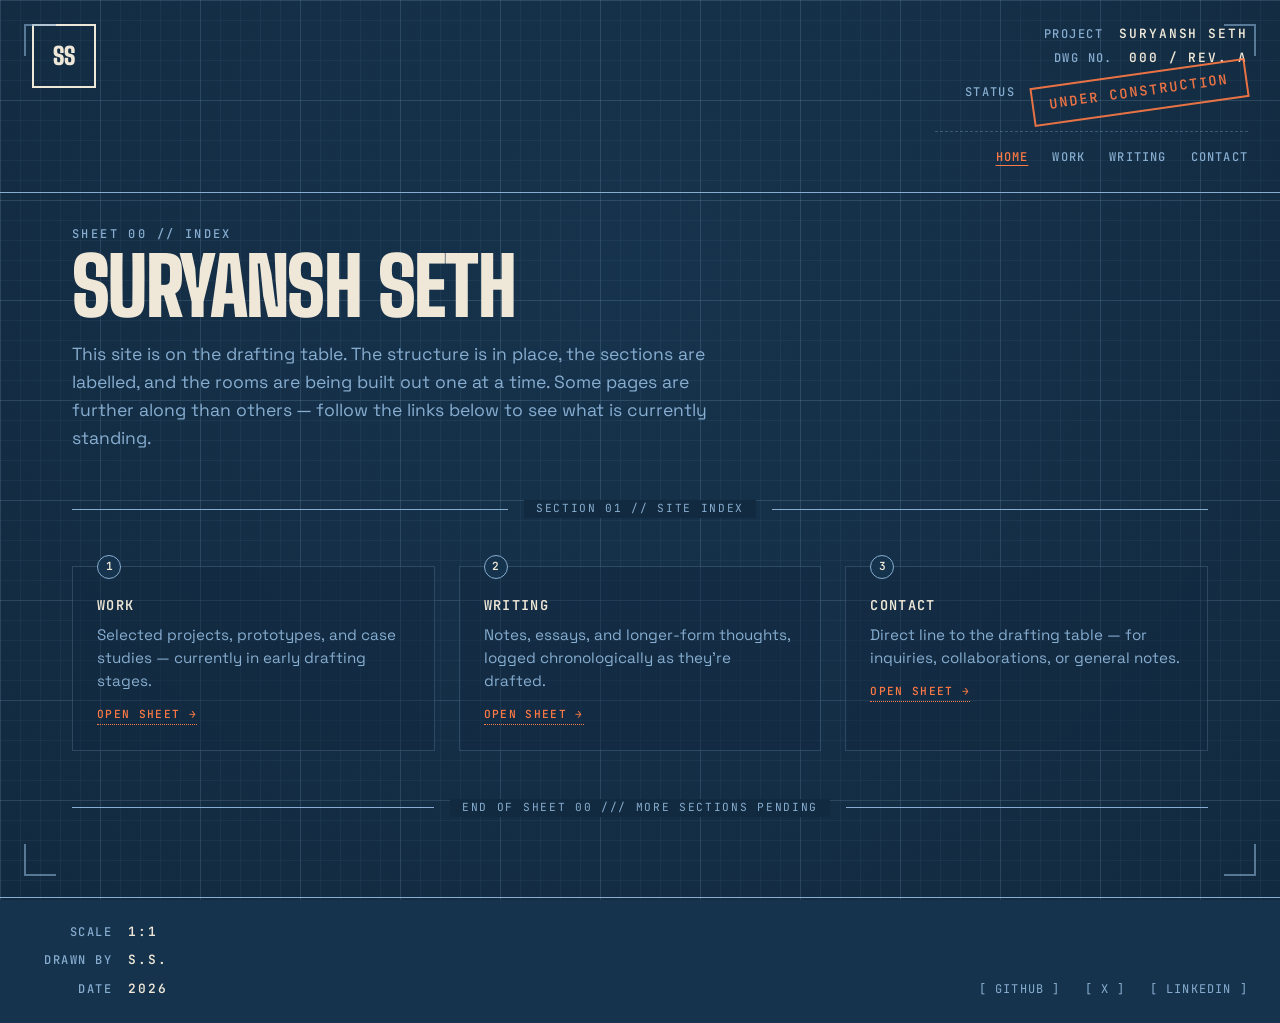
<file: index.html>
<!DOCTYPE html>
<html lang="en">
<head>
  <meta charset="UTF-8">
  <meta name="viewport" content="width=device-width, initial-scale=1.0">
  <title>Suryansh Seth — Home</title>

  <!-- Google Fonts -->
  <link rel="preconnect" href="https://fonts.googleapis.com">
  <link rel="preconnect" href="https://fonts.gstatic.com" crossorigin>
  <link href="https://fonts.googleapis.com/css2?family=Big+Shoulders+Display:wght@700;900&family=JetBrains+Mono:wght@400;500;600&family=Space+Grotesk:wght@400;500&display=swap" rel="stylesheet">

  <!-- Shared Design System Styles -->
  <link rel="stylesheet" href="styles.css">

  <style>
    /* Page-specific: Home / Coming Soon */
    .home-intro {
      max-width: 60ch;
      margin-top: 1rem;
      color: var(--muted);
      font-size: 1.1rem;
    }
    .cell-link {
      display: inline-block;
      margin-top: 0.85rem;
      font-family: var(--font-mono);
      font-size: 0.7rem;
      font-weight: 500;
      letter-spacing: 0.12em;
      text-transform: uppercase;
      color: var(--accent);
      text-decoration: none;
      border-bottom: 1px dotted var(--accent);
      transition: color 0.2s, border-color 0.2s;
    }
    .cell-link:hover {
      color: var(--paper);
      border-bottom-color: var(--paper);
    }
  </style>
</head>
<body>

  <!-- Corner Crop Marks -->
  <div class="crop-mark crop-tl"></div>
  <div class="crop-mark crop-tr"></div>
  <div class="crop-mark crop-bl"></div>
  <div class="crop-mark crop-br"></div>

  <!-- Reusable Header: Title Block -->
  <header class="title-block fade-up delay-1">
    <div class="monogram-box">SS</div>
    <div class="meta-info">
      <div class="meta-row">
        <span class="mono meta-label">PROJECT</span>
        <span class="mono-strong meta-value">SURYANSH SETH</span>
      </div>
      <div class="meta-row">
        <span class="mono meta-label">DWG NO.</span>
        <span class="mono-strong meta-value">000 / REV. A</span>
      </div>
      <div class="meta-row">
        <span class="mono meta-label">STATUS</span>
        <span class="stamp">UNDER CONSTRUCTION</span>
      </div>

      <nav class="header-nav">
        <a href="index.html" class="nav-link active">Home</a>
        <a href="projects.html" class="nav-link">Work</a>
        <a href="library.html" class="nav-link">Writing</a>
        <a href="contact.html" class="nav-link">Contact</a>
      </nav>
    </div>
  </header>

  <!-- Main Content -->
  <main>
    <section class="fade-up delay-2">
      <div class="mono" style="letter-spacing: 0.2em; margin-bottom: 0.25rem;">SHEET 00 // INDEX</div>
      <h1 style="font-size: clamp(3rem, 8vw, 5rem); margin-top: 0;">SURYANSH SETH</h1>
      <p class="home-intro">
        This site is on the drafting table. The structure is in place, the sections are
        labelled, and the rooms are being built out one at a time. Some pages are further
        along than others — follow the links below to see what is currently standing.
      </p>
    </section>

    <div class="dim-line fade-up delay-3">
      <span>Section 01 // Site Index</span>
    </div>

    <section class="cell-grid fade-up delay-4">
      <article class="cell">
        <div class="cell-badge">1</div>
        <h2 class="cell-title">Work</h2>
        <p>Selected projects, prototypes, and case studies — currently in early drafting stages.</p>
        <a href="projects.html" class="cell-link">Open sheet &rarr;</a>
      </article>
      <article class="cell">
        <div class="cell-badge">2</div>
        <h2 class="cell-title">Writing</h2>
        <p>Notes, essays, and longer-form thoughts, logged chronologically as they're drafted.</p>
        <a href="library.html" class="cell-link">Open sheet &rarr;</a>
      </article>
      <article class="cell">
        <div class="cell-badge">3</div>
        <h2 class="cell-title">Contact</h2>
        <p>Direct line to the drafting table — for inquiries, collaborations, or general notes.</p>
        <a href="contact.html" class="cell-link">Open sheet &rarr;</a>
      </article>
    </section>

    <div class="dim-line fade-up delay-5">
      <span>END OF SHEET 00 /// MORE SECTIONS PENDING</span>
    </div>
  </main>

  <!-- Reusable Footer: Title Block -->
  <footer class="footer-block fade-up delay-5">
    <div class="meta-info" style="align-items: flex-start;">
      <div class="meta-row" style="border: none; padding: 0;">
        <span class="mono meta-label">SCALE</span>
        <span class="mono-strong meta-value">1:1</span>
      </div>
      <div class="meta-row" style="border: none; padding: 0; margin-top: 0.25rem;">
        <span class="mono meta-label">DRAWN BY</span>
        <span class="mono-strong meta-value">S.S.</span>
      </div>
      <div class="meta-row" style="border: none; padding: 0; margin-top: 0.25rem;">
        <span class="mono meta-label">DATE</span>
        <span class="mono-strong meta-value">2026</span>
      </div>
    </div>

    <nav class="footer-nav">
      <a href="https://github.com/" target="_blank" rel="noopener">[ Github ]</a>
      <a href="https://twitter.com/" target="_blank" rel="noopener">[ X ]</a>
      <a href="https://linkedin.com/" target="_blank" rel="noopener">[ LinkedIn ]</a>
    </nav>
  </footer>

</body>
</html>
</file>
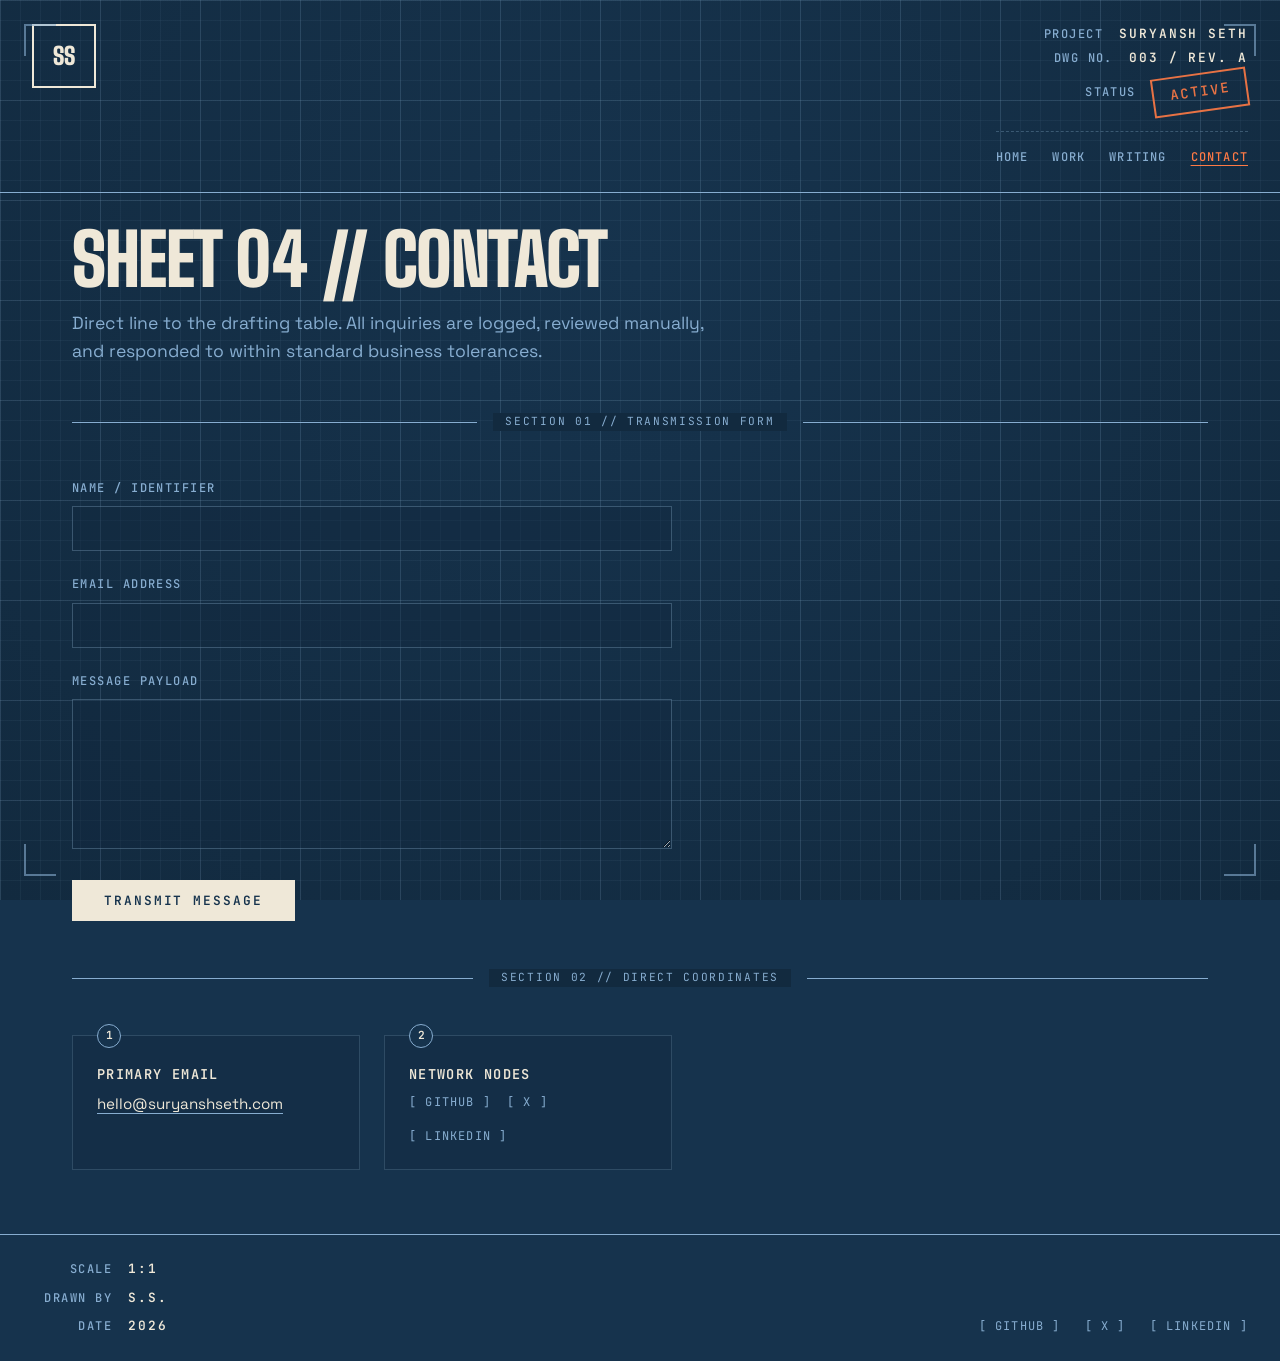
<file: contact.html>
<!DOCTYPE html>
<html lang="en">
<head>
  <meta charset="UTF-8">
  <meta name="viewport" content="width=device-width, initial-scale=1.0">
  <title>Suryansh Seth — Contact</title>
  
  <link rel="preconnect" href="https://fonts.googleapis.com">
  <link rel="preconnect" href="https://fonts.gstatic.com" crossorigin>
  <link href="https://fonts.googleapis.com/css2?family=Big+Shoulders+Display:wght@700;900&family=JetBrains+Mono:wght@400;500;600&family=Space+Grotesk:wght@400;500&display=swap" rel="stylesheet">
  
  <link rel="stylesheet" href="styles.css">

  <style>
    /* Page-specific: Contact Form & Layout */
    .contact-intro {
      max-width: 60ch;
      margin-bottom: 2rem;
      color: var(--muted);
      font-size: 1.1rem;
    }

    .form-container {
      max-width: 600px;
      margin-bottom: 3rem;
    }

    .form-group {
      margin-bottom: 1.5rem;
    }

    .form-label {
      display: block;
      margin-bottom: 0.5rem;
    }

    .form-input {
      width: 100%;
      background: rgba(18, 42, 63, 0.4);
      border: 1px solid rgba(149, 188, 219, 0.3);
      color: var(--paper);
      font-family: var(--font-mono);
      font-size: 0.9rem;
      padding: 0.75rem;
      outline: none;
      transition: border-color 0.2s ease, background 0.2s ease;
    }

    .form-input:focus {
      border-color: var(--accent);
      background: rgba(18, 42, 63, 0.7);
    }

    textarea.form-input {
      min-height: 150px;
      resize: vertical;
      line-height: 1.5;
    }

    .form-btn {
      background: var(--paper);
      color: var(--bg);
      border: none;
      padding: 0.75rem 2rem;
      font-family: var(--font-mono);
      font-size: 0.8rem;
      font-weight: 600;
      text-transform: uppercase;
      letter-spacing: 0.15em;
      cursor: pointer;
      transition: all 0.2s ease;
    }

    .form-btn:hover {
      background: var(--accent);
    }

    .form-btn:disabled {
      opacity: 0.5;
      cursor: not-allowed;
    }

    .form-confirmation {
      display: none;
      margin-top: 1rem;
      font-family: var(--font-mono);
      font-size: 0.85rem;
      color: var(--accent);
      letter-spacing: 0.1em;
      text-transform: uppercase;
    }

    .contact-grid {
      max-width: 600px;
    }
  </style>
</head>
<body>

  <div class="crop-mark crop-tl"></div>
  <div class="crop-mark crop-tr"></div>
  <div class="crop-mark crop-bl"></div>
  <div class="crop-mark crop-br"></div>

  <header class="title-block fade-up delay-1">
    <div class="monogram-box">SS</div>
    <div class="meta-info">
      <div class="meta-row">
        <span class="mono meta-label">PROJECT</span>
        <span class="mono-strong meta-value">SURYANSH SETH</span>
      </div>
      <div class="meta-row">
        <span class="mono meta-label">DWG NO.</span>
        <span class="mono-strong meta-value">003 / REV. A</span>
      </div>
      <div class="meta-row">
        <span class="mono meta-label">STATUS</span>
        <span class="stamp">ACTIVE</span>
      </div>
      <nav class="header-nav">
        <a href="index.html" class="nav-link">Home</a>
        <a href="projects.html" class="nav-link">Work</a>
        <a href="library.html" class="nav-link">Writing</a>
        <a href="contact.html" class="nav-link active">Contact</a>
      </nav>
    </div>
  </header>

  <main>
    <section class="fade-up delay-2">
      <h1>Sheet 04 // Contact</h1>
      <p class="contact-intro" style="margin-top: 1rem;">
        Direct line to the drafting table. All inquiries are logged, reviewed manually, and responded to within standard business tolerances.
      </p>
    </section>

    <div class="dim-line fade-up delay-3">
      <span>Section 01 // Transmission Form</span>
    </div>

    <div class="form-container fade-up delay-4">
      <form id="contact-form">
        <div class="form-group">
          <label for="name" class="mono form-label">Name / Identifier</label>
          <input type="text" id="name" name="name" class="form-input" required autocomplete="name">
        </div>
        
        <div class="form-group">
          <label for="email" class="mono form-label">Email Address</label>
          <input type="email" id="email" name="email" class="form-input" required autocomplete="email">
        </div>
        
        <div class="form-group">
          <label for="message" class="mono form-label">Message Payload</label>
          <textarea id="message" name="message" class="form-input" required></textarea>
        </div>

        <button type="submit" class="form-btn" id="submit-btn">Transmit Message</button>
        <div class="form-confirmation" id="form-confirmation">✓ Message noted.</div>
      </form>
    </div>

    <div class="dim-line fade-up delay-4">
      <span>Section 02 // Direct Coordinates</span>
    </div>

    <section class="cell-grid contact-grid fade-up delay-5">
      <article class="cell">
        <div class="cell-badge">1</div>
        <h2 class="cell-title">Primary Email</h2>
        <p>
          <a href="mailto:hello@suryanshseth.com" style="color: var(--paper); text-decoration: none; border-bottom: 1px solid var(--muted);">
            hello@suryanshseth.com
          </a>
        </p>
      </article>

      <article class="cell">
        <div class="cell-badge">2</div>
        <h2 class="cell-title">Network Nodes</h2>
        <p style="display: flex; gap: 1rem; flex-wrap: wrap;">
          <a href="https://github.com/" target="_blank" rel="noopener" class="footer-nav-link">[ Github ]</a>
          <a href="https://twitter.com/" target="_blank" rel="noopener" class="footer-nav-link">[ X ]</a>
          <a href="https://linkedin.com/" target="_blank" rel="noopener" class="footer-nav-link">[ LinkedIn ]</a>
        </p>
      </article>
    </section>
  </main>

  <footer class="footer-block fade-up delay-5">
    <div class="meta-info" style="align-items: flex-start;">
      <div class="meta-row" style="border: none; padding: 0;">
        <span class="mono meta-label">SCALE</span>
        <span class="mono-strong meta-value">1:1</span>
      </div>
      <div class="meta-row" style="border: none; padding: 0; margin-top: 0.25rem;">
        <span class="mono meta-label">DRAWN BY</span>
        <span class="mono-strong meta-value">S.S.</span>
      </div>
      <div class="meta-row" style="border: none; padding: 0; margin-top: 0.25rem;">
        <span class="mono meta-label">DATE</span>
        <span class="mono-strong meta-value">2026</span>
      </div>
    </div>
    
    <nav class="footer-nav">
      <a href="https://github.com/" target="_blank" rel="noopener">[ Github ]</a>
      <a href="https://twitter.com/" target="_blank" rel="noopener">[ X ]</a>
      <a href="https://linkedin.com/" target="_blank" rel="noopener">[ LinkedIn ]</a>
    </nav>
  </footer>

  <script>
    document.addEventListener('DOMContentLoaded', () => {
      const form = document.getElementById('contact-form');
      const confirmation = document.getElementById('form-confirmation');
      const submitBtn = document.getElementById('submit-btn');

      form.addEventListener('submit', (e) => {
        e.preventDefault();
        
        // Simulate processing
        submitBtn.disabled = true;
        submitBtn.textContent = 'Processing...';
        
        setTimeout(() => {
          // Show confirmation and reset
          confirmation.style.display = 'block';
          form.reset();
          submitBtn.disabled = false;
          submitBtn.textContent = 'Transmit Message';
          
          // Hide confirmation after 4 seconds
          setTimeout(() => {
            confirmation.style.display = 'none';
          }, 4000);
        }, 600);
      });
    });
  </script>

</body>
</html>
</file>
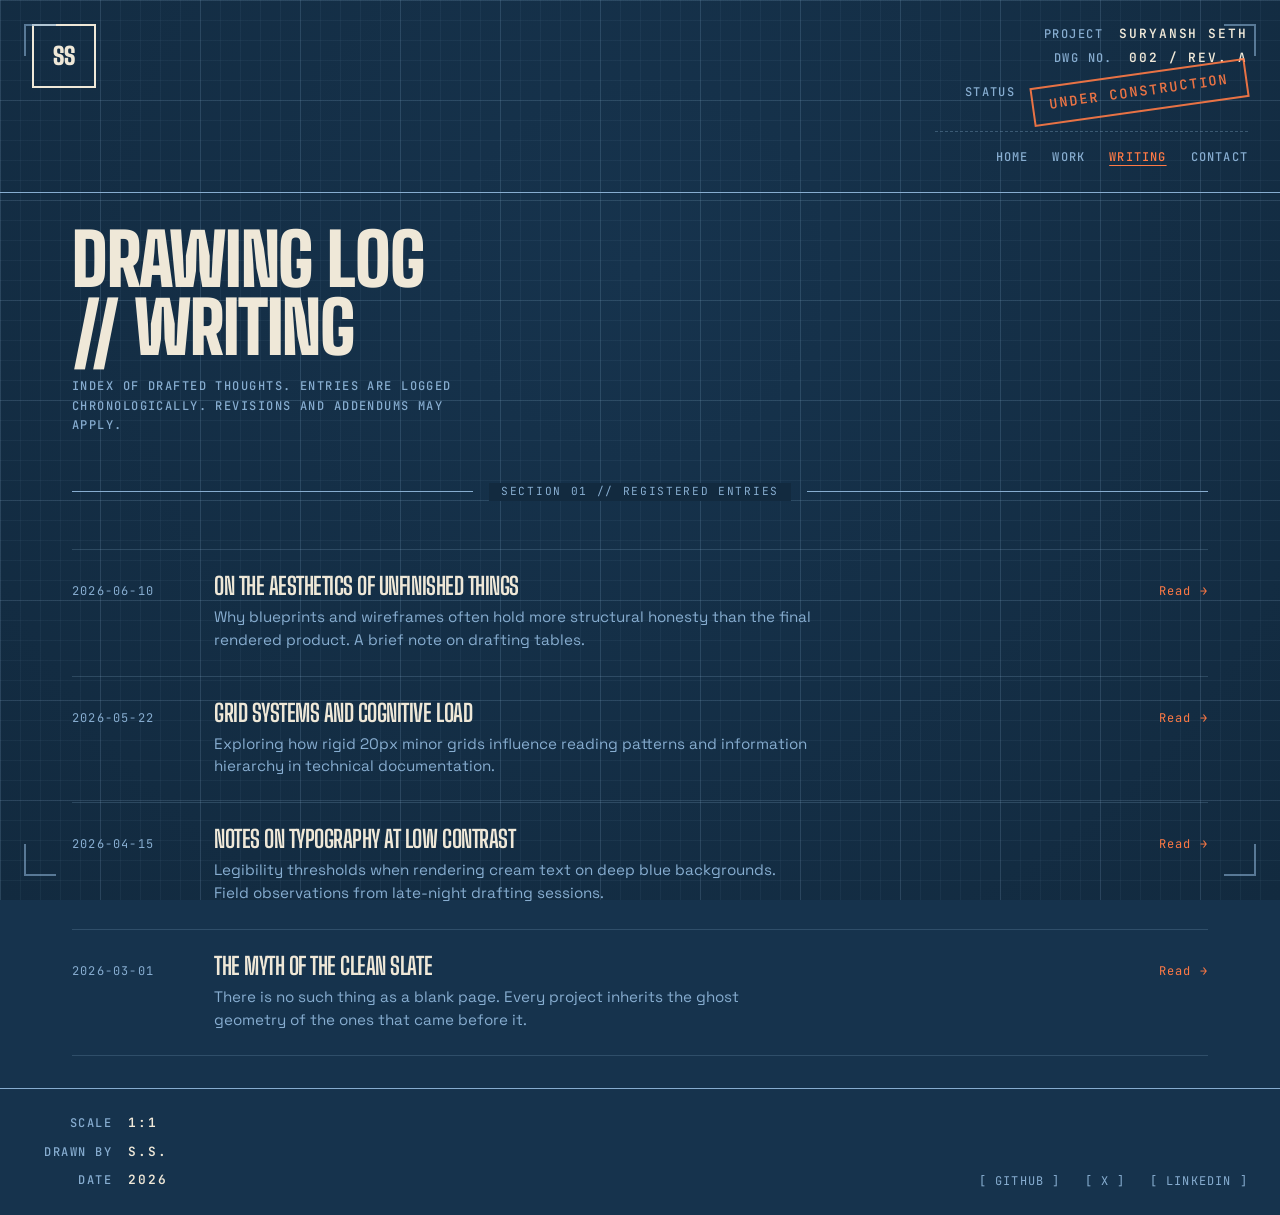
<file: library.html>
<!DOCTYPE html>
<html lang="en">
<head>
  <meta charset="UTF-8">
  <meta name="viewport" content="width=device-width, initial-scale=1.0">
  <title>Suryansh Seth — Writing / Drawing Log</title>
  
  <link rel="preconnect" href="https://fonts.googleapis.com">
  <link rel="preconnect" href="https://fonts.gstatic.com" crossorigin>
  <link href="https://fonts.googleapis.com/css2?family=Big+Shoulders+Display:wght@700;900&family=JetBrains+Mono:wght@400;500;600&family=Space+Grotesk:wght@400;500&display=swap" rel="stylesheet">
  
  <link rel="stylesheet" href="styles.css">

  <style>
    /* Page-specific: Drawing Log / Table of Contents */
    .log-list {
      display: flex;
      flex-direction: column;
      margin-top: 2rem;
    }
    .log-row {
      display: grid;
      grid-template-columns: 110px 1fr 80px;
      gap: 2rem;
      padding: 1.5rem 0;
      border-bottom: 1px solid rgba(149, 188, 219, 0.2);
      align-items: baseline;
    }
    .log-row:first-child { border-top: 1px solid rgba(149, 188, 219, 0.2); }
    
    .log-date {
      font-family: var(--font-mono);
      font-size: 0.75rem;
      color: var(--muted);
      letter-spacing: 0.1em;
    }
    .log-title {
      font-family: var(--font-display);
      font-size: 1.5rem;
      font-weight: 700;
      line-height: 1;
      margin-bottom: 0.5rem;
    }
    .log-title a {
      color: var(--paper);
      text-decoration: none;
      transition: color 0.2s ease;
    }
    .log-title a:hover { color: var(--accent); }
    
    .log-excerpt {
      font-size: 0.95rem;
      color: var(--muted);
      line-height: 1.5;
      max-width: 60ch;
    }
    .log-link {
      font-family: var(--font-mono);
      font-size: 0.75rem;
      color: var(--accent);
      text-decoration: none;
      letter-spacing: 0.1em;
      text-align: right;
      transition: opacity 0.2s;
    }
    .log-link:hover { opacity: 0.7; }

    @media (max-width: 720px) {
      .log-row {
        grid-template-columns: 1fr;
        gap: 0.5rem;
        padding: 1.5rem 0;
      }
      .log-link { text-align: left; margin-top: 0.5rem; }
    }
  </style>
</head>
<body>

  <div class="crop-mark crop-tl"></div>
  <div class="crop-mark crop-tr"></div>
  <div class="crop-mark crop-bl"></div>
  <div class="crop-mark crop-br"></div>

  <header class="title-block fade-up delay-1">
    <div class="monogram-box">SS</div>
    <div class="meta-info">
      <div class="meta-row">
        <span class="mono meta-label">PROJECT</span>
        <span class="mono-strong meta-value">SURYANSH SETH</span>
      </div>
      <div class="meta-row">
        <span class="mono meta-label">DWG NO.</span>
        <span class="mono-strong meta-value">002 / REV. A</span>
      </div>
      <div class="meta-row">
        <span class="mono meta-label">STATUS</span>
        <span class="stamp">UNDER CONSTRUCTION</span>
      </div>
      <nav class="header-nav">
        <a href="index.html" class="nav-link">Home</a>
        <a href="projects.html" class="nav-link">Work</a>
        <a href="library.html" class="nav-link active">Writing</a>
        <a href="contact.html" class="nav-link">Contact</a>
      </nav>
    </div>
  </header>

  <main>
    <section class="fade-up delay-2">
      <h1>Drawing Log<br>// Writing</h1>
      <p class="mono" style="margin-top: 1rem; max-width: 60ch;">
        Index of drafted thoughts. Entries are logged chronologically. 
        Revisions and addendums may apply.
      </p>
    </section>

    <div class="dim-line fade-up delay-3">
      <span>Section 01 // Registered Entries</span>
    </div>

    <section class="log-list fade-up delay-4">
      <!-- Entry 1 -->
      <article class="log-row">
        <div class="log-date">2026-06-10</div>
        <div>
          <h2 class="log-title"><a href="post-template.html">On the aesthetics of unfinished things</a></h2>
          <p class="log-excerpt">Why blueprints and wireframes often hold more structural honesty than the final rendered product. A brief note on drafting tables.</p>
        </div>
        <a href="post-template.html" class="log-link">Read &rarr;</a>
      </article>

      <!-- Entry 2 -->
      <article class="log-row">
        <div class="log-date">2026-05-22</div>
        <div>
          <h2 class="log-title"><a href="index.html">Grid systems and cognitive load</a></h2>
          <p class="log-excerpt">Exploring how rigid 20px minor grids influence reading patterns and information hierarchy in technical documentation.</p>
        </div>
        <a href="index.html" class="log-link">Read &rarr;</a>
      </article>

      <!-- Entry 3 -->
      <article class="log-row">
        <div class="log-date">2026-04-15</div>
        <div>
          <h2 class="log-title"><a href="index.html">Notes on typography at low contrast</a></h2>
          <p class="log-excerpt">Legibility thresholds when rendering cream text on deep blue backgrounds. Field observations from late-night drafting sessions.</p>
        </div>
        <a href="index.html" class="log-link">Read &rarr;</a>
      </article>

      <!-- Entry 4 -->
      <article class="log-row">
        <div class="log-date">2026-03-01</div>
        <div>
          <h2 class="log-title"><a href="index.html">The myth of the clean slate</a></h2>
          <p class="log-excerpt">There is no such thing as a blank page. Every project inherits the ghost geometry of the ones that came before it.</p>
        </div>
        <a href="index.html" class="log-link">Read &rarr;</a>
      </article>
    </section>
  </main>

  <footer class="footer-block fade-up delay-5">
    <div class="meta-info" style="align-items: flex-start;">
      <div class="meta-row" style="border: none; padding: 0;">
        <span class="mono meta-label">SCALE</span>
        <span class="mono-strong meta-value">1:1</span>
      </div>
      <div class="meta-row" style="border: none; padding: 0; margin-top: 0.25rem;">
        <span class="mono meta-label">DRAWN BY</span>
        <span class="mono-strong meta-value">S.S.</span>
      </div>
      <div class="meta-row" style="border: none; padding: 0; margin-top: 0.25rem;">
        <span class="mono meta-label">DATE</span>
        <span class="mono-strong meta-value">2026</span>
      </div>
    </div>
    
    <nav class="footer-nav">
      <a href="https://github.com/" target="_blank" rel="noopener">[ Github ]</a>
      <a href="https://twitter.com/" target="_blank" rel="noopener">[ X ]</a>
      <a href="https://linkedin.com/" target="_blank" rel="noopener">[ LinkedIn ]</a>
    </nav>
  </footer>

</body>
</html>
</file>
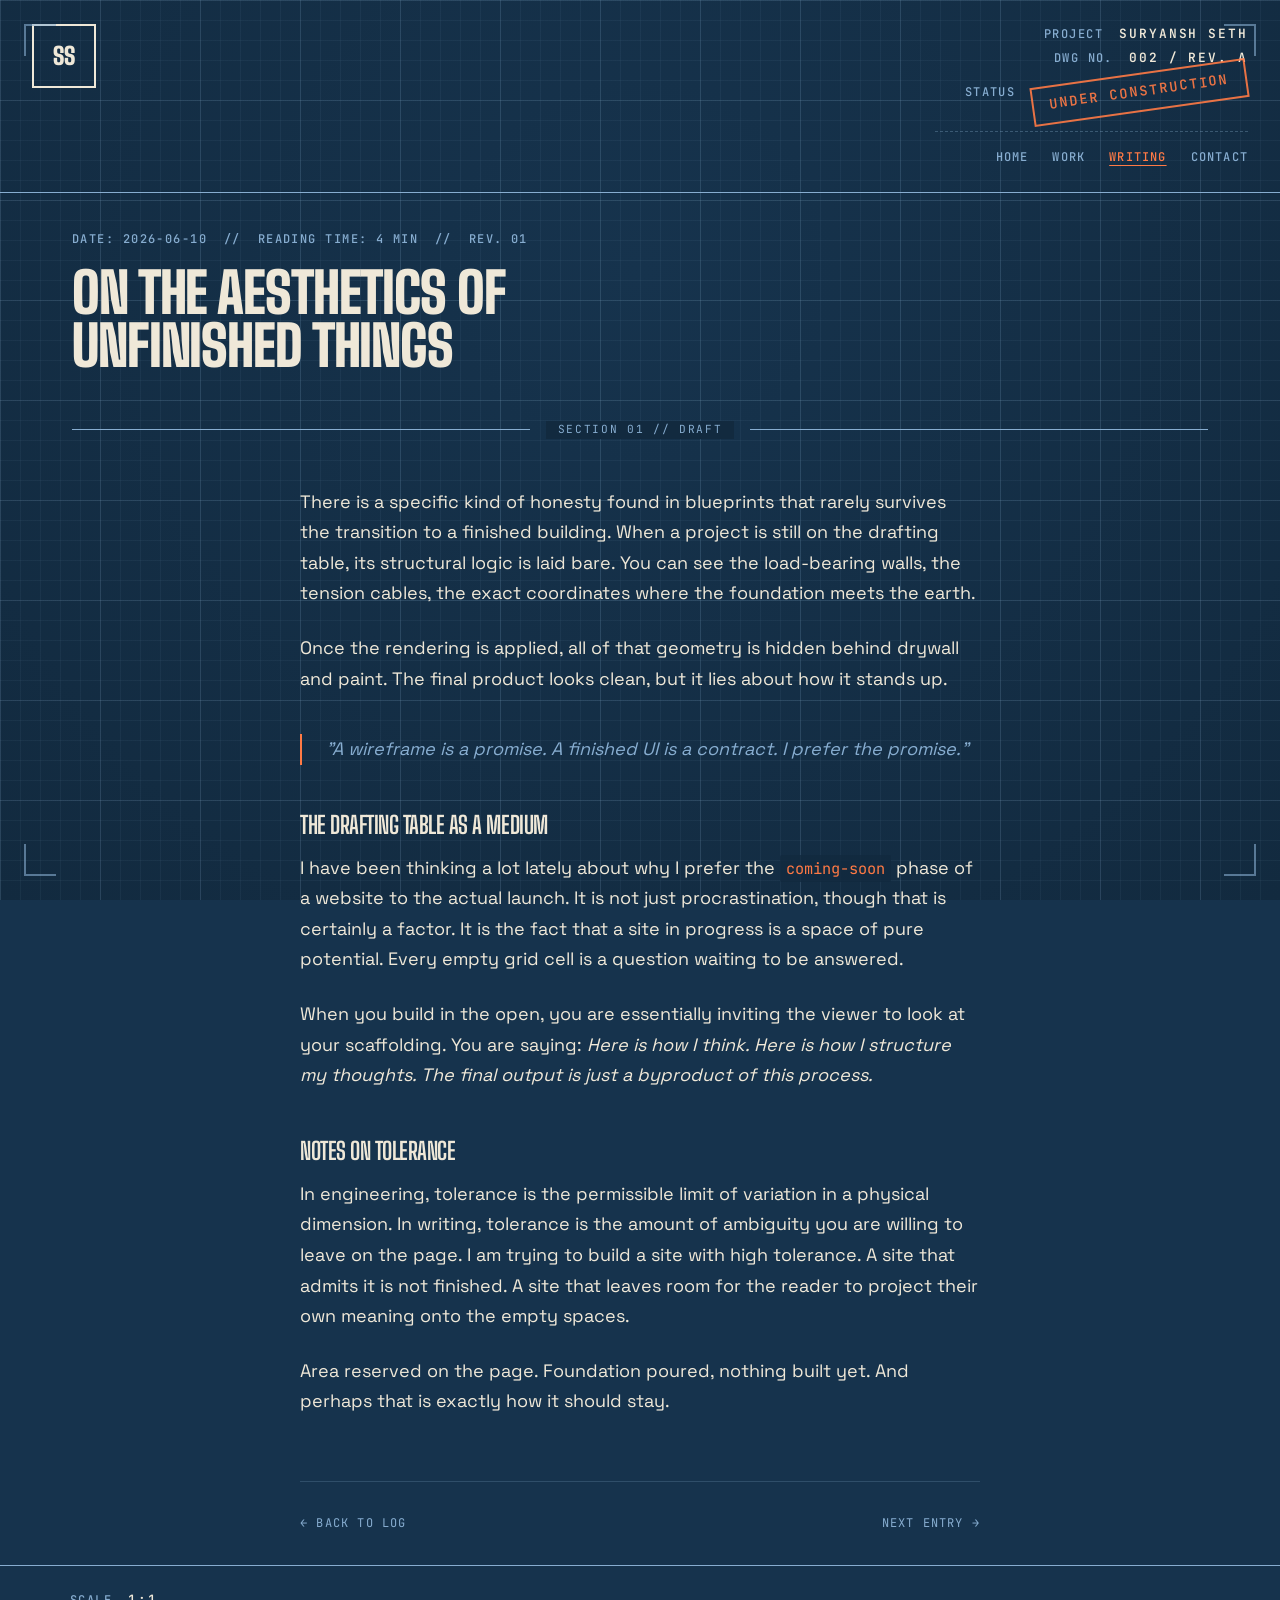
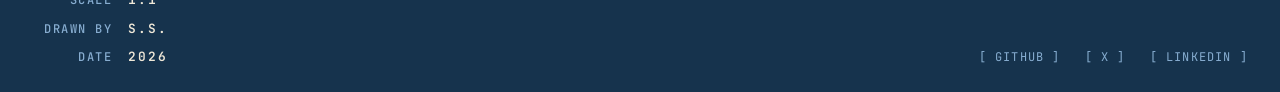
<file: post-template.html>
<!DOCTYPE html>
<html lang="en">
<head>
  <meta charset="UTF-8">
  <meta name="viewport" content="width=device-width, initial-scale=1.0">
  <title>Suryansh Seth — On the aesthetics of unfinished things</title>
  
  <link rel="preconnect" href="https://fonts.googleapis.com">
  <link rel="preconnect" href="https://fonts.gstatic.com" crossorigin>
  <link href="https://fonts.googleapis.com/css2?family=Big+Shoulders+Display:wght@700;900&family=JetBrains+Mono:wght@400;500;600&family=Space+Grotesk:wght@400;500&display=swap" rel="stylesheet">
  
  <link rel="stylesheet" href="styles.css">

  <style>
    /* Page-specific: Post Typography */
    .post-meta {
      margin-bottom: 1rem;
    }
    .post-title {
      font-size: clamp(2rem, 5vw, 3.5rem);
      margin-bottom: 2rem;
      max-width: 20ch;
    }
    .post-content {
      max-width: 680px;
      margin: 0 auto;
      font-family: var(--font-body);
      font-size: 1.125rem;
      line-height: 1.7;
      color: var(--paper);
    }
    .post-content p {
      margin-bottom: 1.5rem;
    }
    .post-content h2 {
      font-family: var(--font-display);
      font-size: 1.5rem;
      font-weight: 700;
      margin-top: 3rem;
      margin-bottom: 1rem;
      line-height: 1;
    }
    .post-content blockquote {
      border-left: 2px solid var(--accent);
      padding-left: 1.5rem;
      margin: 2.5rem 0;
      color: var(--muted);
      font-style: italic;
    }
    .post-content code {
      font-family: var(--font-mono);
      font-size: 0.85em;
      background: rgba(18, 42, 63, 0.8);
      padding: 0.2em 0.4em;
      border-radius: 2px;
      color: var(--accent);
    }
    .post-footer-nav {
      max-width: 680px;
      margin: 4rem auto 0;
      padding-top: 2rem;
      border-top: 1px solid rgba(149, 188, 219, 0.2);
      display: flex;
      justify-content: space-between;
    }
    .post-footer-nav a {
      font-family: var(--font-mono);
      font-size: 0.75rem;
      color: var(--muted);
      text-decoration: none;
      letter-spacing: 0.1em;
      text-transform: uppercase;
    }
    .post-footer-nav a:hover { color: var(--accent); }

    @media (max-width: 720px) {
      .post-footer-nav { flex-direction: column; gap: 1rem; }
    }
  </style>
</head>
<body>

  <div class="crop-mark crop-tl"></div>
  <div class="crop-mark crop-tr"></div>
  <div class="crop-mark crop-bl"></div>
  <div class="crop-mark crop-br"></div>

  <header class="title-block fade-up delay-1">
    <div class="monogram-box">SS</div>
    <div class="meta-info">
      <div class="meta-row">
        <span class="mono meta-label">PROJECT</span>
        <span class="mono-strong meta-value">SURYANSH SETH</span>
      </div>
      <div class="meta-row">
        <span class="mono meta-label">DWG NO.</span>
        <span class="mono-strong meta-value">002 / REV. A</span>
      </div>
      <div class="meta-row">
        <span class="mono meta-label">STATUS</span>
        <span class="stamp">UNDER CONSTRUCTION</span>
      </div>
      <nav class="header-nav">
        <a href="index.html" class="nav-link">Home</a>
        <a href="projects.html" class="nav-link">Work</a>
        <a href="library.html" class="nav-link active">Writing</a>
        <a href="contact.html" class="nav-link">Contact</a>
      </nav>
    </div>
  </header>

  <main>
    <article class="fade-up delay-2">
      <div class="post-meta">
        <span class="mono">DATE: 2026-06-10 &nbsp;//&nbsp; READING TIME: 4 MIN &nbsp;//&nbsp; REV. 01</span>
      </div>
      
      <h1 class="post-title">On the aesthetics of unfinished things</h1>

      <div class="dim-line">
        <span>Section 01 // Draft</span>
      </div>

      <div class="post-content">
        <p>There is a specific kind of honesty found in blueprints that rarely survives the transition to a finished building. When a project is still on the drafting table, its structural logic is laid bare. You can see the load-bearing walls, the tension cables, the exact coordinates where the foundation meets the earth.</p>

        <p>Once the rendering is applied, all of that geometry is hidden behind drywall and paint. The final product looks clean, but it lies about how it stands up.</p>

        <blockquote>
          "A wireframe is a promise. A finished UI is a contract. I prefer the promise."
        </blockquote>

        <h2>The Drafting Table as a Medium</h2>

        <p>I have been thinking a lot lately about why I prefer the <code>coming-soon</code> phase of a website to the actual launch. It is not just procrastination, though that is certainly a factor. It is the fact that a site in progress is a space of pure potential. Every empty grid cell is a question waiting to be answered.</p>

        <p>When you build in the open, you are essentially inviting the viewer to look at your scaffolding. You are saying: <em>Here is how I think. Here is how I structure my thoughts. The final output is just a byproduct of this process.</em></p>

        <h2>Notes on Tolerance</h2>

        <p>In engineering, tolerance is the permissible limit of variation in a physical dimension. In writing, tolerance is the amount of ambiguity you are willing to leave on the page. I am trying to build a site with high tolerance. A site that admits it is not finished. A site that leaves room for the reader to project their own meaning onto the empty spaces.</p>

        <p>Area reserved on the page. Foundation poured, nothing built yet. And perhaps that is exactly how it should stay.</p>
      </div>

      <nav class="post-footer-nav fade-up delay-3">
        <a href="library.html">&larr; Back to Log</a>
        <a href="index.html">Next Entry &rarr;</a>
      </nav>
    </article>
  </main>

  <footer class="footer-block fade-up delay-4">
    <div class="meta-info" style="align-items: flex-start;">
      <div class="meta-row" style="border: none; padding: 0;">
        <span class="mono meta-label">SCALE</span>
        <span class="mono-strong meta-value">1:1</span>
      </div>
      <div class="meta-row" style="border: none; padding: 0; margin-top: 0.25rem;">
        <span class="mono meta-label">DRAWN BY</span>
        <span class="mono-strong meta-value">S.S.</span>
      </div>
      <div class="meta-row" style="border: none; padding: 0; margin-top: 0.25rem;">
        <span class="mono meta-label">DATE</span>
        <span class="mono-strong meta-value">2026</span>
      </div>
    </div>
    
    <nav class="footer-nav">
      <a href="https://github.com/" target="_blank" rel="noopener">[ Github ]</a>
      <a href="https://twitter.com/" target="_blank" rel="noopener">[ X ]</a>
      <a href="https://linkedin.com/" target="_blank" rel="noopener">[ LinkedIn ]</a>
    </nav>
  </footer>

</body>
</html>
</file>
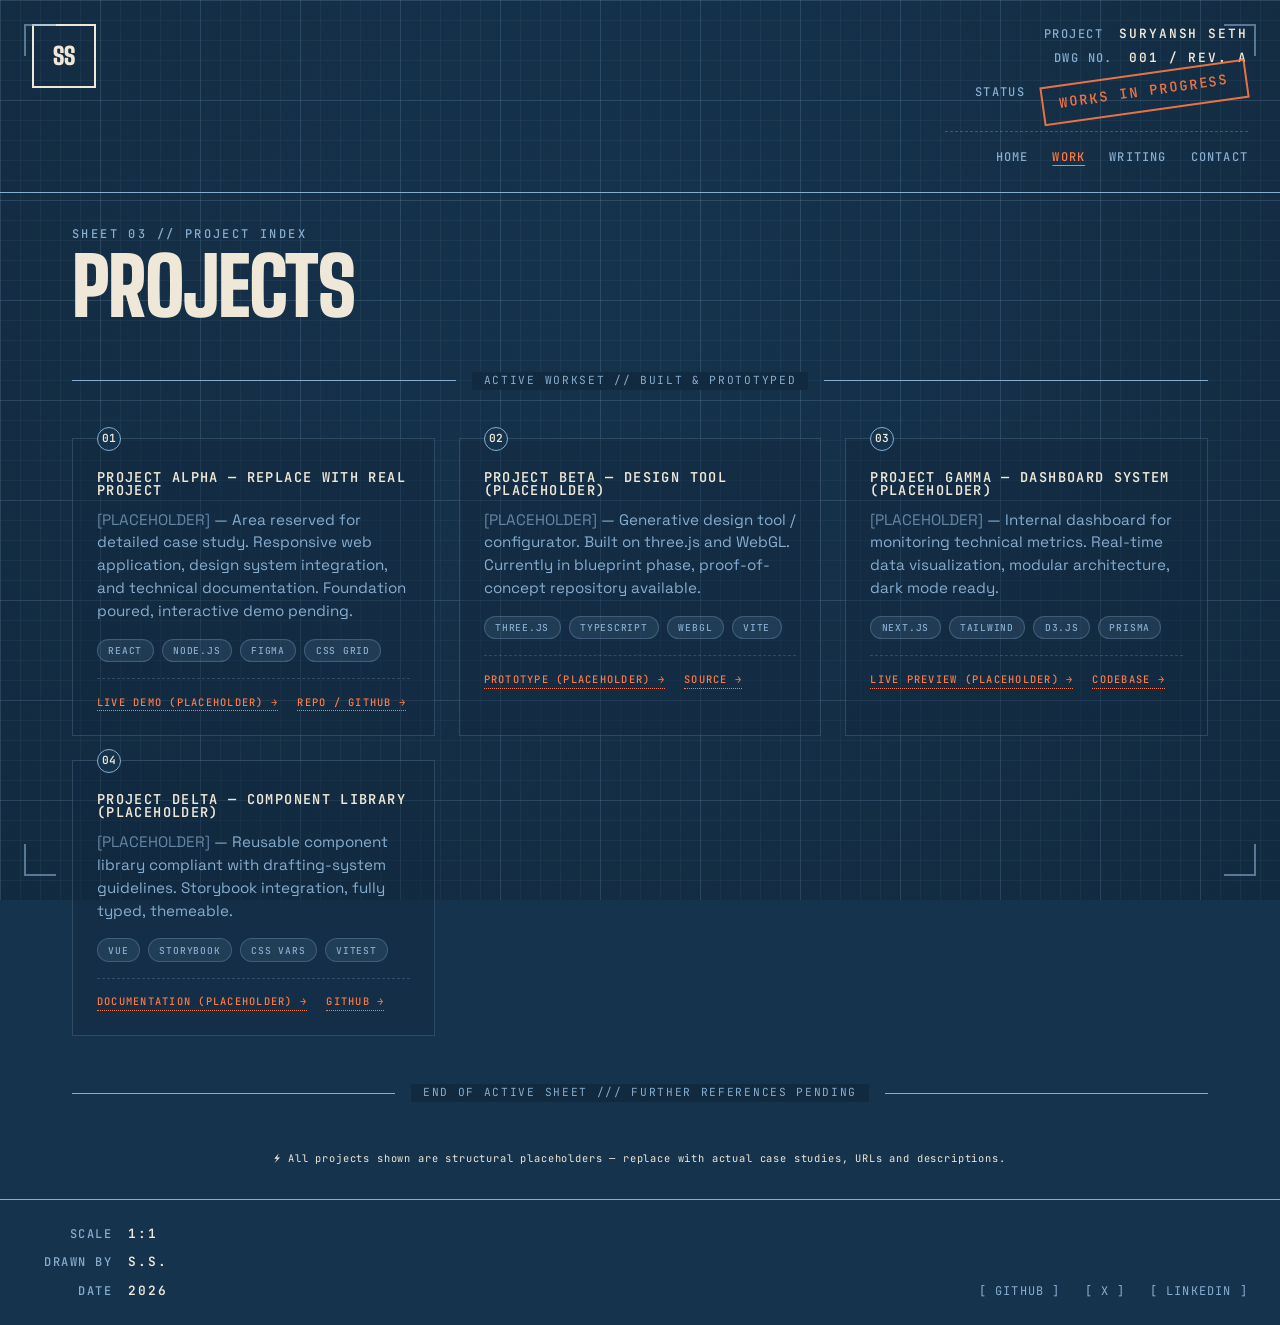
<file: projects.html>
<!DOCTYPE html>
<html lang="en">
<head>
  <meta charset="UTF-8">
  <meta name="viewport" content="width=device-width, initial-scale=1.0">
  <title>Suryansh Seth — Projects</title>
  
  <!-- Google Fonts -->
  <link rel="preconnect" href="https://fonts.googleapis.com">
  <link rel="preconnect" href="https://fonts.gstatic.com" crossorigin>
  <link href="https://fonts.googleapis.com/css2?family=Big+Shoulders+Display:wght@700;900&family=JetBrains+Mono:wght@400;500;600&family=Space+Grotesk:wght@400;500&display=swap" rel="stylesheet">
  
  <!-- Shared Design System Styles -->
  <link rel="stylesheet" href="styles.css">
  
  <!-- Additional Project-specific micro-styles (tags & links) – extends design tokens -->
  <style>
    /* Project tags – mono badges with subtle background */
    .project-tags {
      display: flex;
      flex-wrap: wrap;
      gap: 0.5rem;
      margin: 1rem 0 0.75rem 0;
    }
    .project-tag {
      background: rgba(135, 173, 208, 0.12);
      font-family: var(--font-mono);
      font-size: 0.6rem;
      font-weight: 500;
      letter-spacing: 0.08em;
      padding: 0.2rem 0.65rem;
      border-radius: 20px;
      color: var(--muted);
      text-transform: uppercase;
      border: 0.5px solid rgba(135, 173, 208, 0.3);
      transition: all 0.2s ease;
    }
    .project-tag:hover {
      background: rgba(255, 122, 69, 0.15);
      color: var(--accent);
      border-color: var(--accent);
    }
    .project-links {
      margin-top: 1rem;
      display: flex;
      gap: 1.2rem;
      flex-wrap: wrap;
      align-items: center;
      border-top: 1px dashed rgba(135, 173, 208, 0.25);
      padding-top: 0.9rem;
    }
    .project-link {
      font-family: var(--font-mono);
      font-size: 0.65rem;
      font-weight: 500;
      letter-spacing: 0.12em;
      text-transform: uppercase;
      color: var(--accent);
      text-decoration: none;
      border-bottom: 1px dotted var(--accent);
      transition: color 0.2s, border-color 0.2s;
      display: inline-flex;
      align-items: center;
      gap: 0.3rem;
    }
    .project-link:hover {
      color: var(--paper);
      border-bottom-color: var(--paper);
    }
    /* additional placeholder indicator subtle */
    .placeholder-note {
      opacity: 0.7;
      transition: opacity 0.2s;
    }
    .cell:hover .placeholder-note {
      opacity: 1;
    }
  </style>
</head>
<body>

  <!-- Corner Crop Marks (L-brackets) -->
  <div class="crop-mark crop-tl"></div>
  <div class="crop-mark crop-tr"></div>
  <div class="crop-mark crop-bl"></div>
  <div class="crop-mark crop-br"></div>

  <!-- Reusable Header: Title Block (identical to template) -->
  <header class="title-block fade-up delay-1">
    <div class="monogram-box">SS</div>
    <div class="meta-info">
      <div class="meta-row">
        <span class="mono meta-label">PROJECT</span>
        <span class="mono-strong meta-value">SURYANSH SETH</span>
      </div>
      <div class="meta-row">
        <span class="mono meta-label">DWG NO.</span>
        <span class="mono-strong meta-value">001 / REV. A</span>
      </div>
      <div class="meta-row">
        <span class="mono meta-label">STATUS</span>
        <span class="stamp">WORKS IN PROGRESS</span>
      </div>
      
      <!-- Navigation: 'Work' is active (Projects page) -->
      <nav class="header-nav">
        <a href="index.html" class="nav-link">Home</a>
        <a href="projects.html" class="nav-link active">Work</a>
        <a href="library.html" class="nav-link">Writing</a>
        <a href="contact.html" class="nav-link">Contact</a>
      </nav>
    </div>
  </header>

  <!-- Main Content -->
  <main>
    <!-- Drawing-style heading: Sheet notation + big display "Projects" -->
    <div class="fade-up delay-2" style="margin-bottom: 1rem;">
      <div class="mono" style="letter-spacing: 0.2em; margin-bottom: 0.25rem;">SHEET 03 // PROJECT INDEX</div>
      <h1 style="font-size: clamp(3rem, 8vw, 5rem); margin-top: 0;">PROJECTS</h1>
    </div>

    <!-- Dimension Line Divider (between heading and project grid) -->
    <div class="dim-line fade-up delay-3">
      <span>ACTIVE WORKSET // BUILT & PROTOTYPED</span>
    </div>

    <!-- Project Grid – Numbered "cell" pattern with badges (reused from design system) -->
    <div class="cell-grid fade-up delay-4">
      
      <!-- PROJECT 01 – placeholder marked clearly -->
      <article class="cell">
        <div class="cell-badge">01</div>
        <h2 class="cell-title">PROJECT ALPHA — REPLACE WITH REAL PROJECT</h2>
        <p>
          <span class="placeholder-note">[PLACEHOLDER]</span> — Area reserved for detailed case study. 
          Responsive web application, design system integration, and technical documentation. 
          Foundation poured, interactive demo pending.
        </p>
        <div class="project-tags">
          <span class="project-tag">React</span>
          <span class="project-tag">Node.js</span>
          <span class="project-tag">Figma</span>
          <span class="project-tag">CSS Grid</span>
        </div>
        <div class="project-links">
          <a href="index.html" class="project-link">Live Demo (placeholder) →</a>
          <a href="index.html" class="project-link">Repo / GitHub →</a>
        </div>
      </article>

      <!-- PROJECT 02 – placeholder with stack tags -->
      <article class="cell">
        <div class="cell-badge">02</div>
        <h2 class="cell-title">PROJECT BETA — DESIGN TOOL (PLACEHOLDER)</h2>
        <p>
          <span class="placeholder-note">[PLACEHOLDER]</span> — Generative design tool / configurator. 
          Built on three.js and WebGL. Currently in blueprint phase, proof-of-concept repository available.
        </p>
        <div class="project-tags">
          <span class="project-tag">Three.js</span>
          <span class="project-tag">TypeScript</span>
          <span class="project-tag">WebGL</span>
          <span class="project-tag">Vite</span>
        </div>
        <div class="project-links">
          <a href="index.html" class="project-link">Prototype (placeholder) →</a>
          <a href="index.html" class="project-link">Source →</a>
        </div>
      </article>

      <!-- PROJECT 03 – placeholder with full-stack indicators -->
      <article class="cell">
        <div class="cell-badge">03</div>
        <h2 class="cell-title">PROJECT GAMMA — DASHBOARD SYSTEM (PLACEHOLDER)</h2>
        <p>
          <span class="placeholder-note">[PLACEHOLDER]</span> — Internal dashboard for monitoring 
          technical metrics. Real-time data visualization, modular architecture, dark mode ready.
        </p>
        <div class="project-tags">
          <span class="project-tag">Next.js</span>
          <span class="project-tag">Tailwind</span>
          <span class="project-tag">D3.js</span>
          <span class="project-tag">Prisma</span>
        </div>
        <div class="project-links">
          <a href="index.html" class="project-link">Live preview (placeholder) →</a>
          <a href="index.html" class="project-link">Codebase →</a>
        </div>
      </article>

      <!-- PROJECT 04 – placeholder, highlighting design tokens and animation -->
      <article class="cell">
        <div class="cell-badge">04</div>
        <h2 class="cell-title">PROJECT DELTA — COMPONENT LIBRARY (PLACEHOLDER)</h2>
        <p>
          <span class="placeholder-note">[PLACEHOLDER]</span> — Reusable component library 
          compliant with drafting-system guidelines. Storybook integration, fully typed, themeable.
        </p>
        <div class="project-tags">
          <span class="project-tag">Vue</span>
          <span class="project-tag">Storybook</span>
          <span class="project-tag">CSS vars</span>
          <span class="project-tag">Vitest</span>
        </div>
        <div class="project-links">
          <a href="index.html" class="project-link">Documentation (placeholder) →</a>
          <a href="index.html" class="project-link">GitHub →</a>
        </div>
      </article>
    </div>

    <!-- Optional extra dimension line for spacing and technical emphasis -->
    <div class="dim-line fade-up delay-5">
      <span>END OF ACTIVE SHEET /// FURTHER REFERENCES PENDING</span>
    </div>
    <div class="muted-text" style="font-family: var(--font-mono); font-size: 0.65rem; text-align: center; margin-top: 1rem; letter-spacing: 0.08em;">
      ⚡ All projects shown are structural placeholders — replace with actual case studies, URLs and descriptions.
    </div>
  </main>

  <!-- Reusable Footer: Title Block (exactly as in template) -->
  <footer class="footer-block fade-up delay-5">
    <div class="meta-info" style="align-items: flex-start;">
      <div class="meta-row" style="border: none; padding: 0;">
        <span class="mono meta-label">SCALE</span>
        <span class="mono-strong meta-value">1:1</span>
      </div>
      <div class="meta-row" style="border: none; padding: 0; margin-top: 0.25rem;">
        <span class="mono meta-label">DRAWN BY</span>
        <span class="mono-strong meta-value">S.S.</span>
      </div>
      <div class="meta-row" style="border: none; padding: 0; margin-top: 0.25rem;">
        <span class="mono meta-label">DATE</span>
        <span class="mono-strong meta-value">2026</span>
      </div>
    </div>
    
    <nav class="footer-nav">
      <a href="https://github.com/" target="_blank" rel="noopener">[ Github ]</a>
      <a href="https://twitter.com/" target="_blank" rel="noopener">[ X ]</a>
      <a href="https://linkedin.com/" target="_blank" rel="noopener">[ LinkedIn ]</a>
    </nav>
  </footer>

</body>
</html>
</file>
<file: styles.css>
/* =========================================
   1. CSS VARIABLES & BASE
   ========================================= */
:root {
  --bg: #16334d;
  --bg-2: #122a3f;
  --grid-minor: rgba(149, 188, 219, 0.06);
  --grid-major: rgba(149, 188, 219, 0.13);
  --paper: #efe8d8;
  --muted: #87add0;
  --accent: #ff7a45;

  --font-display: 'Big Shoulders Display', sans-serif;
  --font-body: 'Space Grotesk', sans-serif;
  --font-mono: 'JetBrains Mono', monospace;
}

*, *::before, *::after {
  box-sizing: border-box;
  margin: 0;
  padding: 0;
}

body {
  background-color: var(--bg);
  background-image: 
    linear-gradient(var(--grid-minor) 1px, transparent 1px),
    linear-gradient(90deg, var(--grid-minor) 1px, transparent 1px),
    linear-gradient(var(--grid-major) 1px, transparent 1px),
    linear-gradient(90deg, var(--grid-major) 1px, transparent 1px),
    radial-gradient(circle at 50% 30%, var(--bg) 0%, var(--bg-2) 100%);
  background-size: 20px 20px, 20px 20px, 100px 100px, 100px 100px, 100% 100%;
  background-position: 0 0, 0 0, 0 0, 0 0, center;
  background-attachment: fixed;
  
  color: var(--paper);
  font-family: var(--font-body);
  font-weight: 400;
  line-height: 1.6;
  min-height: 100vh;
  display: flex;
  flex-direction: column;
  overflow-x: hidden;
}

/* =========================================
   2. TYPOGRAPHY
   ========================================= */
h1, h2, h3, h4 {
  font-family: var(--font-display);
  text-transform: uppercase;
  line-height: 0.95;
  font-weight: 900;
  letter-spacing: -0.02em;
}

h1 { font-size: clamp(2.5rem, 6vw, 4.5rem); }
h2 { font-size: clamp(1.5rem, 4vw, 2.5rem); margin-bottom: 1rem; }
h3 { font-size: 1.25rem; font-weight: 700; }

.mono {
  font-family: var(--font-mono);
  text-transform: uppercase;
  letter-spacing: 0.12em;
  font-size: 0.75rem;
  font-weight: 500;
  color: var(--muted);
}

.mono-strong {
  font-family: var(--font-mono);
  text-transform: uppercase;
  letter-spacing: 0.15em;
  font-size: 0.8rem;
  font-weight: 600;
  color: var(--paper);
}

/* =========================================
   3. RECURRING MOTIFS
   ========================================= */
.crop-mark {
  position: fixed;
  width: 32px;
  height: 32px;
  border-color: var(--muted);
  border-style: solid;
  z-index: 100;
  pointer-events: none;
  opacity: 0.6;
}
.crop-tl { top: 24px; left: 24px; border-width: 2px 0 0 2px; }
.crop-tr { top: 24px; right: 24px; border-width: 2px 2px 0 0; }
.crop-bl { bottom: 24px; left: 24px; border-width: 0 0 2px 2px; }
.crop-br { bottom: 24px; right: 24px; border-width: 0 2px 2px 0; }

.dim-line {
  display: flex;
  align-items: center;
  text-align: center;
  margin: 3rem 0;
  color: var(--muted);
  font-family: var(--font-mono);
  font-size: 0.7rem;
  letter-spacing: 0.15em;
  text-transform: uppercase;
}
.dim-line::before, .dim-line::after {
  content: '';
  flex: 1;
  border-bottom: 1px solid var(--muted);
  position: relative;
}
.dim-line::before { margin-right: 1rem; }
.dim-line::before::after {
  content: '';
  position: absolute;
  left: 0;
  bottom: -4px;
  width: 1px;
  height: 8px;
  background: var(--muted);
}
.dim-line::after { margin-left: 1rem; }
.dim-line::after::before {
  content: '';
  position: absolute;
  right: 0;
  bottom: -4px;
  width: 1px;
  height: 8px;
  background: var(--muted);
}
.dim-line span {
  background: var(--bg-2);
  padding: 0 0.75rem;
  white-space: nowrap;
}

.stamp {
  display: inline-block;
  border: 2px double var(--accent);
  color: var(--accent);
  padding: 0.4rem 1rem;
  font-family: var(--font-mono);
  font-size: 0.85rem;
  font-weight: 600;
  text-transform: uppercase;
  letter-spacing: 0.15em;
  transform: rotate(-8deg);
  opacity: 0.9;
}

.cell-grid {
  display: grid;
  grid-template-columns: repeat(auto-fit, minmax(280px, 1fr));
  gap: 1.5rem;
  margin: 2rem 0;
}
.cell {
  border: 1px solid rgba(149, 188, 219, 0.2);
  background: rgba(18, 42, 63, 0.4);
  padding: 1.5rem;
  position: relative;
  transition: border-color 0.3s ease, background 0.3s ease;
}
.cell:hover {
  border-color: var(--muted);
  background: rgba(18, 42, 63, 0.7);
}
.cell-badge {
  position: absolute;
  top: -12px;
  left: 1.5rem;
  width: 24px;
  height: 24px;
  background: var(--bg);
  border: 1px solid var(--muted);
  color: var(--paper);
  font-family: var(--font-mono);
  font-size: 0.7rem;
  font-weight: 600;
  display: flex;
  align-items: center;
  justify-content: center;
  border-radius: 50%;
}
.cell-title {
  margin-top: 0.5rem;
  margin-bottom: 0.75rem;
  font-family: var(--font-mono);
  font-size: 0.85rem;
  font-weight: 600;
  text-transform: uppercase;
  letter-spacing: 0.1em;
  color: var(--paper);
}
.cell p {
  font-size: 0.95rem;
  color: var(--muted);
  line-height: 1.5;
}

/* =========================================
   4. LAYOUT: HEADER & FOOTER (Title Blocks)
   ========================================= */
.title-block {
  border-bottom: 1px solid var(--muted);
  padding: 1.5rem 2rem;
  display: flex;
  justify-content: space-between;
  align-items: flex-start;
  flex-wrap: wrap;
  gap: 1.5rem;
}
.monogram-box {
  width: 64px;
  height: 64px;
  border: 2px solid var(--paper);
  display: flex;
  align-items: center;
  justify-content: center;
  font-family: var(--font-display);
  font-size: 1.5rem;
  font-weight: 900;
  color: var(--paper);
  line-height: 1;
}
.meta-info {
  display: flex;
  flex-direction: column;
  align-items: flex-end;
  gap: 0.25rem;
}
.meta-row {
  display: flex;
  gap: 1rem;
  align-items: baseline;
}
.meta-label {
  color: var(--muted);
  min-width: 80px;
  text-align: right;
}
.meta-value {
  color: var(--paper);
  font-weight: 600;
}

/* Navigation inside header */
.header-nav {
  display: flex;
  gap: 1.5rem;
  margin-top: 1rem;
  width: 100%;
  justify-content: flex-end;
  border-top: 1px dashed rgba(149, 188, 219, 0.3);
  padding-top: 1rem;
}
.nav-link {
  color: var(--muted);
  text-decoration: none;
  font-family: var(--font-mono);
  font-size: 0.75rem;
  letter-spacing: 0.1em;
  text-transform: uppercase;
  font-weight: 500;
  transition: color 0.2s, text-decoration-color 0.2s;
  text-underline-offset: 4px;
}
.nav-link:hover {
  color: var(--paper);
}
.nav-link.active {
  color: var(--accent);
  text-decoration: underline;
  text-decoration-color: var(--accent);
}

.footer-block {
  margin-top: auto;
  border-top: 1px solid var(--muted);
  padding: 1.5rem 2rem;
  display: flex;
  justify-content: space-between;
  align-items: flex-end;
  flex-wrap: wrap;
  gap: 1.5rem;
}
.footer-nav {
  display: flex;
  gap: 1.5rem;
}
.footer-nav a {
  color: var(--muted);
  text-decoration: none;
  font-family: var(--font-mono);
  font-size: 0.75rem;
  letter-spacing: 0.1em;
  text-transform: uppercase;
  transition: color 0.2s;
}
.footer-nav a:hover {
  color: var(--accent);
}

/* Inline footer-style link (used outside .footer-nav, e.g. contact cards) */
.footer-nav-link {
  color: var(--muted);
  text-decoration: none;
  font-family: var(--font-mono);
  font-size: 0.75rem;
  letter-spacing: 0.1em;
  text-transform: uppercase;
  transition: color 0.2s;
}
.footer-nav-link:hover {
  color: var(--accent);
}

/* =========================================
   5. MAIN CONTENT & ANIMATIONS
   ========================================= */
main {
  flex: 1;
  padding: 2rem;
  max-width: 1200px;
  margin: 0 auto;
  width: 100%;
}

@keyframes fadeUp {
  from { opacity: 0; transform: translateY(24px); }
  to { opacity: 1; transform: translateY(0); }
}

.fade-up {
  opacity: 0;
  animation: fadeUp 0.7s cubic-bezier(0.16, 1, 0.3, 1) forwards;
}

.delay-1 { animation-delay: 0.1s; }
.delay-2 { animation-delay: 0.2s; }
.delay-3 { animation-delay: 0.3s; }
.delay-4 { animation-delay: 0.4s; }
.delay-5 { animation-delay: 0.5s; }

@media (prefers-reduced-motion: reduce) {
  .fade-up {
    animation: none;
    opacity: 1;
    transform: none;
  }
}

/* =========================================
   5b. FOCUS STATES (ACCESSIBILITY)
   ========================================= */
a:focus-visible,
button:focus-visible,
input:focus-visible,
textarea:focus-visible {
  outline: 2px solid var(--accent);
  outline-offset: 3px;
  border-radius: 1px;
}

.cell:has(a:focus-visible) {
  border-color: var(--accent);
}

/* =========================================
   6. RESPONSIVE (Below 720px)
   ========================================= */
@media (max-width: 720px) {
  .title-block, .footer-block {
    flex-direction: column;
    align-items: flex-start;
  }
  .meta-info {
    align-items: flex-start;
    width: 100%;
  }
  .meta-row {
    justify-content: space-between;
    width: 100%;
    border-bottom: 1px dashed rgba(149, 188, 219, 0.2);
    padding-bottom: 0.25rem;
  }
  .meta-label { text-align: left; }
  
  .header-nav {
    justify-content: flex-start;
    flex-wrap: wrap;
  }
  
  .footer-block { align-items: flex-start; }
  .footer-nav {
    flex-direction: column;
    gap: 0.75rem;
    width: 100%;
  }
  .stamp {
    transform: rotate(0deg);
    margin: 1rem 0;
    align-self: center;
  }
  .crop-mark { width: 20px; height: 20px; }
  .crop-tl { top: 12px; left: 12px; }
  .crop-tr { top: 12px; right: 12px; }
  .crop-bl { bottom: 12px; left: 12px; }
  .crop-br { bottom: 12px; right: 12px; }
  main { padding: 1.5rem 1rem; }
}
</file>
